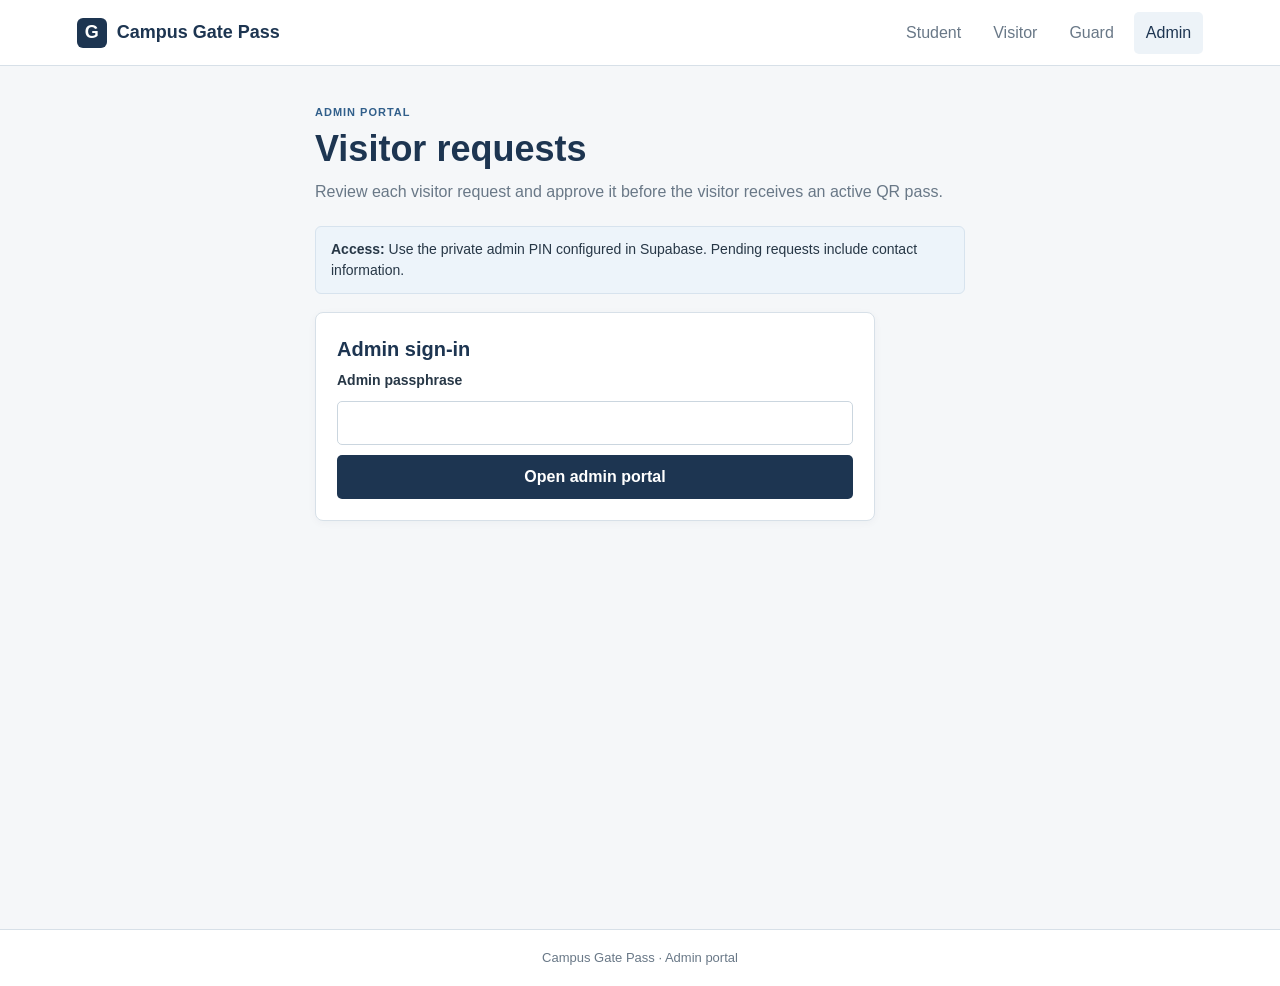
<file: pages/admin.html>
<!doctype html>
<html lang="en">
<head>
  <meta charset="utf-8">
  <meta name="viewport" content="width=device-width, initial-scale=1">
  <title>Visitor Admin | Campus Gate Pass</title>
  <link rel="stylesheet" href="../css/style.css">
  <script src="../js/backend-config.js?v=task8-1" defer></script>
  <script src="../js/app.js?v=task8-1" defer></script>
  <script src="../js/visitor-app.js?v=task8-1" defer></script>
</head>
<body>
  <header class="site-header">
    <a class="brand" href="../index.html"><span class="brand-icon">G</span> Campus Gate Pass</a>
    <nav><a class="nav-link" href="../index.html">Student</a><a class="nav-link" href="visitor.html">Visitor</a><a class="nav-link" href="guard.html">Guard</a><a class="nav-link active" href="admin.html">Admin</a></nav>
  </header>
  <main class="container narrow">
    <section class="intro"><p class="small-heading">ADMIN PORTAL</p><h1>Visitor requests</h1><p>Review each visitor request and approve it before the visitor receives an active QR pass.</p></section>
    <div class="info-note"><strong>Access:</strong> Use the private admin PIN configured in Supabase. Pending requests include contact information.</div>
    <section id="admin-login" class="panel login-panel">
      <h2>Admin sign-in</h2>
      <form id="admin-login-form">
        <label for="admin-pin-input">Admin passphrase</label><input id="admin-pin-input" type="password" minlength="12" maxlength="100" autocomplete="current-password" required>
        <button class="button" type="submit">Open admin portal</button>
      </form>
      <div id="admin-login-message" class="message hidden" role="status"></div>
    </section>
    <section id="admin-dashboard" class="hidden">
      <div class="panel">
        <div class="history-heading"><div><p class="small-heading">PENDING</p><h2>Requests to review</h2></div><button id="admin-refresh" class="text-button" type="button">Refresh</button></div>
        <p id="admin-session-name" class="muted"></p>
        <button id="admin-logout" class="text-button" type="button">Sign out</button>
        <div id="admin-requests" class="visitor-list"><p class="muted">Loading requests…</p></div>
      </div>
      <div id="admin-message" class="message hidden" role="status"></div>
    </section>
  </main>
  <footer>Campus Gate Pass · Admin portal</footer>
</body>
</html>
</file>
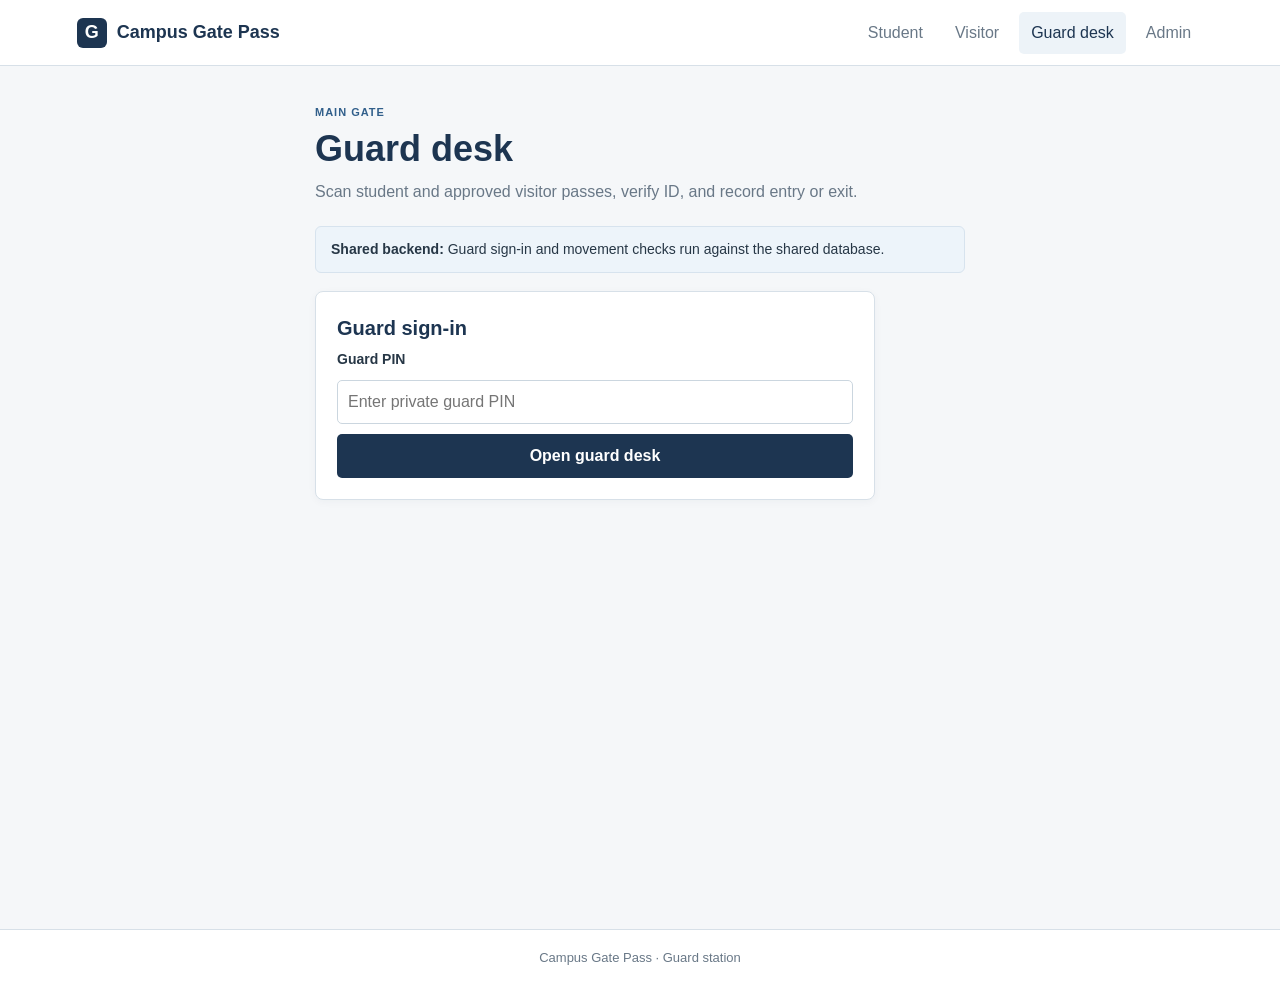
<file: pages/guard.html>
<!doctype html>
<html lang="en">
<head>
  <meta charset="utf-8">
  <meta name="viewport" content="width=device-width, initial-scale=1">
  <title>Guard Desk | Campus Gate Pass</title>
  <link rel="stylesheet" href="../css/style.css">
  <script src="../js/html5-qrcode.min.js?v=task8-3" defer></script>
  <script src="../js/backend-config.js?v=task8-3" defer></script>
  <script src="../js/app.js?v=task8-3" defer></script>
  <script src="../js/visitor-guard.js?v=task8-3" defer></script>
</head>
<body>
  <header class="site-header"><a class="brand" href="../index.html"><span class="brand-icon">G</span> Campus Gate Pass</a><nav><a class="nav-link" href="../index.html">Student</a><a class="nav-link" href="visitor.html">Visitor</a><a class="nav-link active" href="guard.html">Guard desk</a><a class="nav-link" href="admin.html">Admin</a></nav></header>
  <main class="container narrow">
    <section class="intro"><p class="small-heading">MAIN GATE</p><h1>Guard desk</h1><p>Scan student and approved visitor passes, verify ID, and record entry or exit.</p></section>
    <div class="info-note"><strong>Shared backend:</strong> Guard sign-in and movement checks run against the shared database.</div>
    <section id="guard-login" class="panel login-panel">
      <h2>Guard sign-in</h2>
      <form id="guard-login-form"><label for="guard-pin">Guard PIN</label><input id="guard-pin" type="password" minlength="8" maxlength="64" autocomplete="current-password" placeholder="Enter private guard PIN" required><button class="button" type="submit">Open guard desk</button></form>
      <div id="guard-message" class="message hidden" role="status"></div>
    </section>
    <section id="guard-dashboard" class="hidden">
      <div class="panel"><div class="history-heading"><div><p class="small-heading">MAIN GATE</p><h2>Record a scan</h2></div><button id="guard-logout" class="text-button" type="button">Sign out</button></div>
        <p class="muted">Choose the pass type and scan its QR with this device's camera. The next movement is based on the current gate status.</p>
        <div class="scan-actions"><button id="start-student-camera" class="button" type="button">Scan student pass</button><button id="start-visitor-camera" class="button button-secondary" type="button">Scan visitor pass</button></div>
        <div id="qr-camera-panel" class="camera-panel hidden">
          <div id="qr-reader"></div>
          <div id="qr-camera-message" class="message hidden" role="status"></div>
          <button id="stop-qr-camera" class="button button-secondary" type="button">Close camera</button>
        </div>
        <details class="manual-scan"><summary>Use manual scan input</summary>
          <form id="scan-form"><label for="qr-token">Student QR link or token</label><div class="scan-row"><input id="qr-token" placeholder="Paste or type the student QR link" autocomplete="off" required><button class="button" type="submit">Find student</button></div></form>
        </details>
      </div>
      <div id="scan-message" class="message hidden" role="status"></div>
      <section id="student-result" class="panel hidden"><p class="small-heading">MATCHED STUDENT</p><h2 id="result-name"></h2><p id="result-roll" class="muted"></p><p>Current status: <strong id="result-status"></strong></p><p>Next movement: <strong id="next-movement"></strong></p><p class="id-reminder">Check the student's physical college ID before recording movement.</p>
        <form id="confirm-form"><input id="movement" type="hidden"><label class="check-line"><input id="id-check" type="checkbox" required> I checked the physical college ID.</label><button id="record-student-movement" class="button" type="submit">Record entry</button></form>
      </section>
      <section class="panel history-panel"><div class="history-heading"><div><p class="small-heading">RECENT ACTIVITY</p><h2>Recent scans</h2></div><span class="muted">Shared history</span></div><div id="scan-history"><p class="muted">No scans recorded yet.</p></div></section>
      <section class="panel visitor-monitor">
        <div class="history-heading"><div><p class="small-heading">VISITOR CHECK</p><h2>Approved visitors</h2></div><button id="visitor-list-refresh" class="text-button" type="button">Refresh</button></div>
        <p class="muted small-copy">Overdue visitors who are still marked inside are highlighted with their contact details.</p>
        <div id="guard-visitor-list" class="visitor-list"><p class="muted">Sign in to view approved visitors.</p></div>
      </section>
      <section class="panel">
        <p class="small-heading">VISITOR PASS</p><h2>Visitor scan fallback</h2>
        <details class="manual-scan"><summary>Use manual visitor input</summary>
          <form id="visitor-scan-form"><label for="visitor-qr-token">Visitor QR link or token</label><div class="scan-row"><input id="visitor-qr-token" placeholder="Paste or type the visitor QR link" autocomplete="off" required><button class="button" type="submit">Find visitor</button></div></form>
        </details>
        <div id="visitor-scan-message" class="message hidden" role="status"></div>
      </section>
      <section id="guard-visitor-result" class="panel hidden">
        <p class="small-heading">MATCHED VISITOR</p><h2 id="guard-visitor-name"></h2>
        <p>Contact: <a id="guard-visitor-phone" href="#"></a></p>
        <p>Visiting: <strong id="guard-visitor-host"></strong></p>
        <p>Reason: <span id="guard-visitor-purpose"></span></p>
        <p>Pass: <strong id="guard-visitor-pass-status"></strong> · Gate: <strong id="guard-visitor-gate-status"></strong></p>
        <p id="guard-visitor-expiry" class="muted"></p>
        <form id="visitor-confirm-form">
          <label for="visitor-movement">Select movement</label><select id="visitor-movement" required><option value="">Choose entry or exit</option><option value="ENTRY">Entry — entering campus</option><option value="EXIT">Exit — leaving campus</option></select>
          <label class="check-line"><input id="visitor-id-check" type="checkbox" required> I checked the visitor's photo ID.</label>
          <button class="button" type="submit">Record visitor movement</button>
        </form>
      </section>
    </section>
  </main>
  <footer>Campus Gate Pass · Guard station</footer>
</body>
</html>
</file>
<file: css/style.css>
* { box-sizing: border-box; }
:root { --navy: #1d3551; --blue: #315f8b; --pale: #edf3f8; --line: #d7e0e8; --text: #273746; --muted: #697887; --green: #397354; }
body { margin: 0; background: #f5f7f9; color: var(--text); font: 16px/1.5 Arial, Helvetica, sans-serif; }
.site-header { min-height: 66px; padding: 0 max(6vw, 22px); background: #fff; border-bottom: 1px solid var(--line); display: flex; align-items: center; justify-content: space-between; gap: 20px; }
.brand { display: flex; align-items: center; gap: 10px; color: var(--navy); font-size: 18px; font-weight: 700; text-decoration: none; }
.brand-icon { width: 30px; height: 30px; display: grid; place-items: center; background: var(--navy); color: #fff; border-radius: 6px; }
nav { display: flex; gap: 8px; } .nav-link { padding: 9px 12px; border-radius: 5px; color: var(--muted); text-decoration: none; } .nav-link.active, .nav-link:hover { color: var(--navy); background: var(--pale); }
.container { width: min(930px, 90%); min-height: calc(100vh - 130px); margin: 38px auto 55px; }
.container.narrow { width: min(650px, 90%); }
.login-panel { max-width: 560px; }
.role-note { margin-top: 18px; color: var(--muted); text-align: center; font-size: 13px; }
.intro { max-width: 670px; margin-bottom: 22px; } .small-heading { margin: 0 0 6px; color: var(--blue); font-size: 11px; font-weight: 700; letter-spacing: 1px; }
h1, h2, p { margin-top: 0; } h1 { margin-bottom: 10px; color: var(--navy); font-size: clamp(28px, 4vw, 36px); line-height: 1.2; } h2 { margin-bottom: 6px; color: var(--navy); font-size: 20px; } .intro > p:last-child, .muted { color: var(--muted); }
.info-note, .message, .id-reminder { margin: 18px 0; padding: 12px 15px; border: 1px solid #d7e3ee; border-radius: 6px; background: #edf4fa; font-size: 14px; }
.student-grid { display: grid; grid-template-columns: repeat(auto-fit, minmax(270px, 1fr)); gap: 18px; margin: 20px 0; }
.student-card, .panel, .steps-card { padding: 21px; border: 1px solid var(--line); border-radius: 8px; background: #fff; box-shadow: 0 2px 8px #1d35510a; }
.card-title-row { display: flex; justify-content: space-between; align-items: flex-start; gap: 10px; } .card-title-row h2 { font-size: 18px; } .roll-number { margin: 0; color: var(--muted); font-size: 13px; }
.status { flex: none; padding: 3px 9px; border-radius: 15px; background: #f2eddd; color: #735a1b; font-size: 12px; font-weight: 700; } .status.inside { background: #e7f2eb; color: var(--green); }
.qr-frame { width: 174px; height: 174px; margin: 18px auto 10px; display: grid; place-items: center; border: 1px solid var(--line); border-radius: 6px; } .qr-code { width: 148px; height: 148px; } .qr-code img, .qr-code canvas { display: block; } .pass-help { margin: 0; color: var(--muted); text-align: center; font-size: 13px; }
.steps-card { margin-top: 23px; } .steps-card ol { padding-left: 21px; color: var(--muted); } .steps-card li { margin: 6px 0; }
.button { display: inline-block; border: 0; border-radius: 5px; padding: 10px 15px; background: var(--navy); color: #fff; font: inherit; font-weight: 700; text-decoration: none; cursor: pointer; } .button:hover { background: var(--blue); }
.panel { margin: 17px 0; } form { display: grid; gap: 10px; } label { font-size: 14px; font-weight: 700; } input:not([type=checkbox]), select { width: 100%; min-height: 42px; padding: 9px 10px; border: 1px solid #cbd6df; border-radius: 5px; background: #fff; color: var(--text); font: inherit; } input:focus, select:focus { outline: 2px solid #c4d7e8; }
.scan-row { display: flex; gap: 10px; } .scan-row input { flex: 1; min-width: 0; } .check-line { display: flex; align-items: flex-start; gap: 8px; font-weight: 400; } .check-line input { margin-top: 4px; }
.scan-actions { display: flex; flex-wrap: wrap; gap: 10px; margin: 12px 0; }
.camera-panel { margin-top: 14px; padding: 14px; border: 1px solid var(--line); border-radius: 7px; background: #f8fafc; }
.camera-panel #qr-reader { width: min(100%, 420px); margin: 0 auto 12px; overflow: hidden; border: 0; }
.camera-panel #qr-reader video { max-width: 100%; border-radius: 6px; }
.manual-scan { margin-top: 14px; color: var(--muted); }
.manual-scan summary { width: fit-content; cursor: pointer; color: var(--blue); font-size: 14px; font-weight: 700; }
.manual-scan form { margin-top: 12px; }
.message.error { border-color: #e7c7c1; background: #fff1ef; color: #8a3e35; } .message.success { border-color: #c7e1d1; background: #edf7f0; color: #285f41; }
.history-heading { display: flex; justify-content: space-between; align-items: center; } .text-button { border: 0; background: none; color: var(--blue); text-decoration: underline; font: inherit; cursor: pointer; } .history-list { margin: 10px 0 0; padding: 0; list-style: none; } .history-list li { display: flex; align-items: center; justify-content: space-between; gap: 12px; padding: 10px 0; border-top: 1px solid var(--line); } .history-list small { display: block; color: var(--muted); }
.account-switch { margin: 16px 0 0; color: var(--muted); font-size: 14px; }
.small-copy { font-size: 13px; }
.button-secondary { background: #eaf0f5; color: var(--navy); border: 1px solid #d2dde7; }
.button-secondary:hover { background: #dce7f0; }
.visitor-list { display: grid; gap: 12px; margin-top: 14px; }
.visitor-card { padding: 15px; border: 1px solid var(--line); border-radius: 7px; background: #fff; }
.visitor-card h3 { margin: 0 0 7px; color: var(--navy); font-size: 16px; }
.visitor-card p { margin: 5px 0; overflow-wrap: anywhere; }
.visitor-card.overdue { border-color: #d8a29a; background: #fff7f5; }
.visitor-card.overdue h3 { color: #8a3e35; }
.visitor-actions { display: flex; flex-wrap: wrap; gap: 8px; margin-top: 10px; }
.visitor-actions .button { font-size: 14px; }
.visitor-monitor { margin-top: 20px; }
.visitor-monitor .history-heading { gap: 12px; }
.visitor-monitor .history-heading .text-button { flex: none; }
textarea { display: block; width: 100%; min-height: 84px; padding: 9px 10px; border: 1px solid #cbd6df; border-radius: 5px; background: #fff; color: var(--text); font: inherit; resize: vertical; }
textarea:focus { outline: 2px solid #c4d7e8; }
.hidden { display: none !important; } footer { padding: 18px; border-top: 1px solid var(--line); background: #fff; color: var(--muted); text-align: center; font-size: 13px; }
@media (max-width: 560px) { .site-header { padding: 12px 5%; flex-direction: column; align-items: flex-start; gap: 8px; } nav { width: 100%; } .nav-link { padding-left: 0; padding-right: 18px; } .container { margin-top: 27px; } .scan-row { flex-direction: column; } }
</file>
